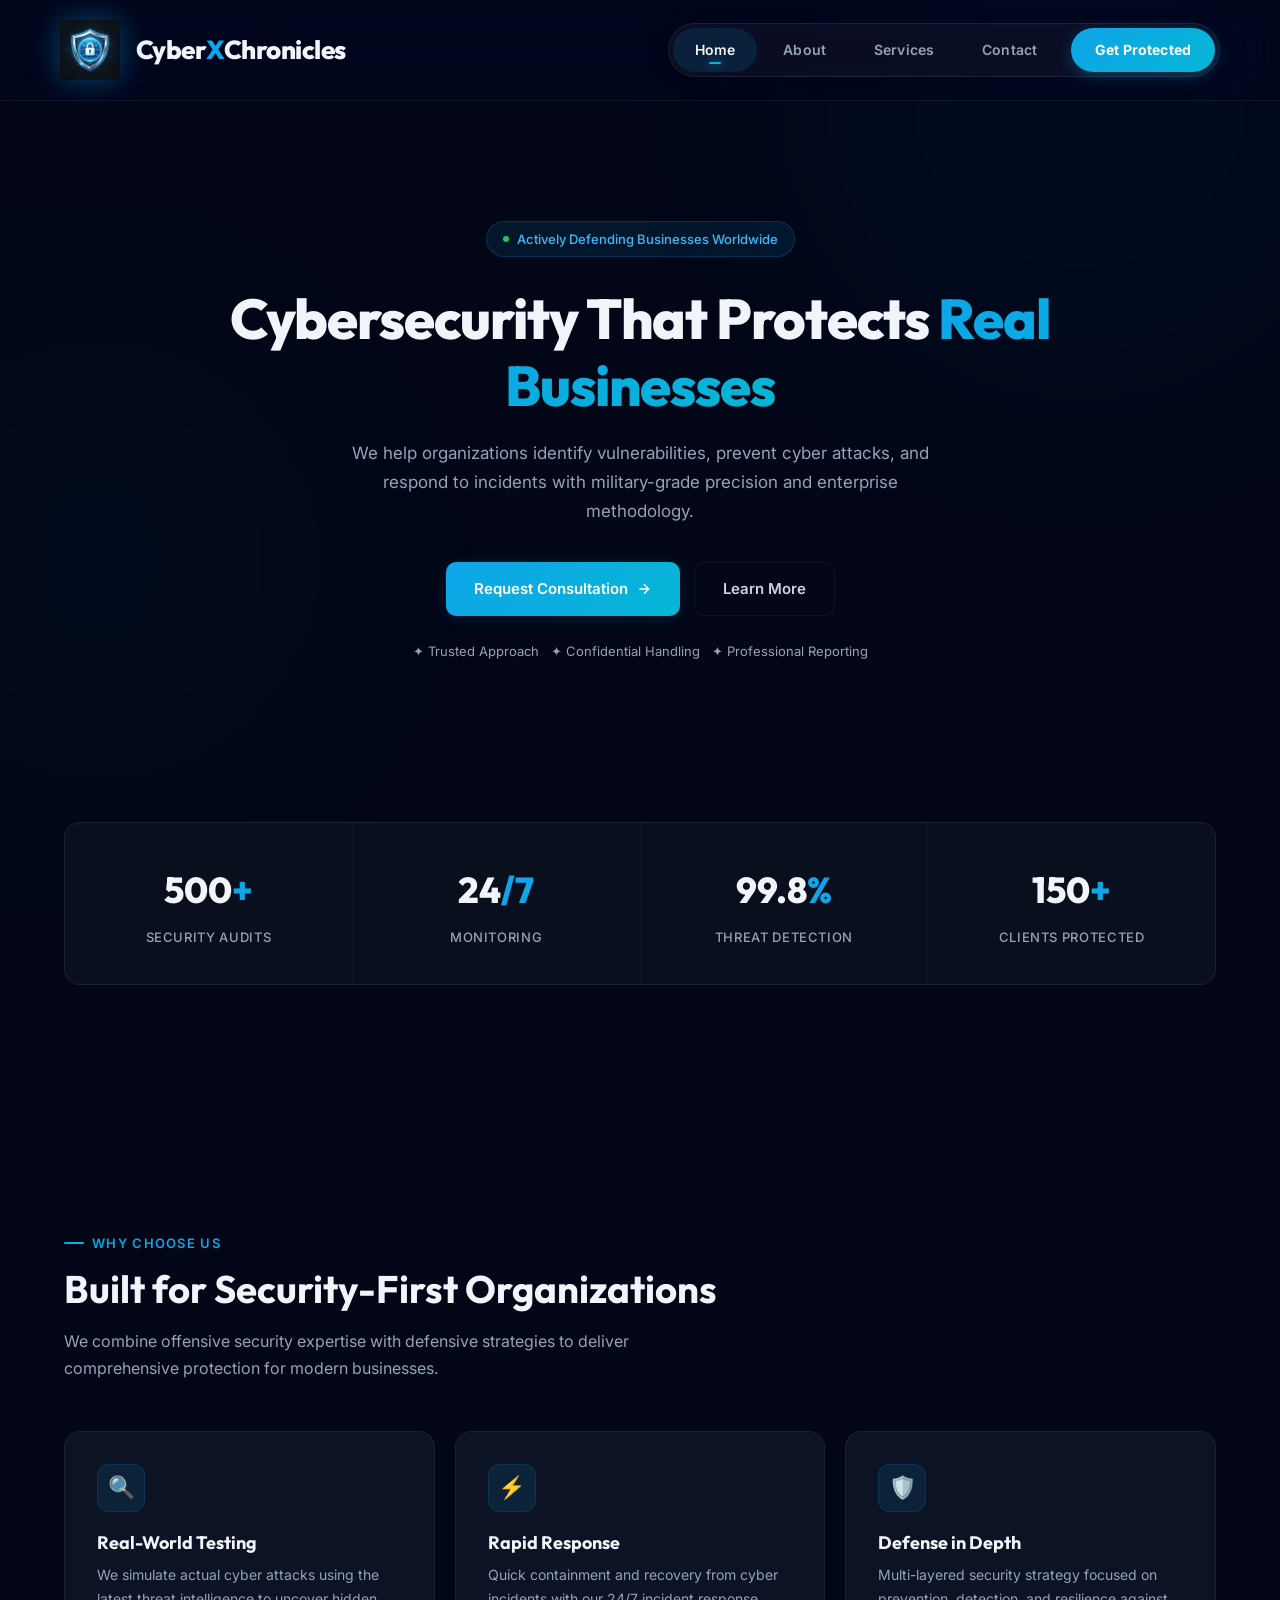
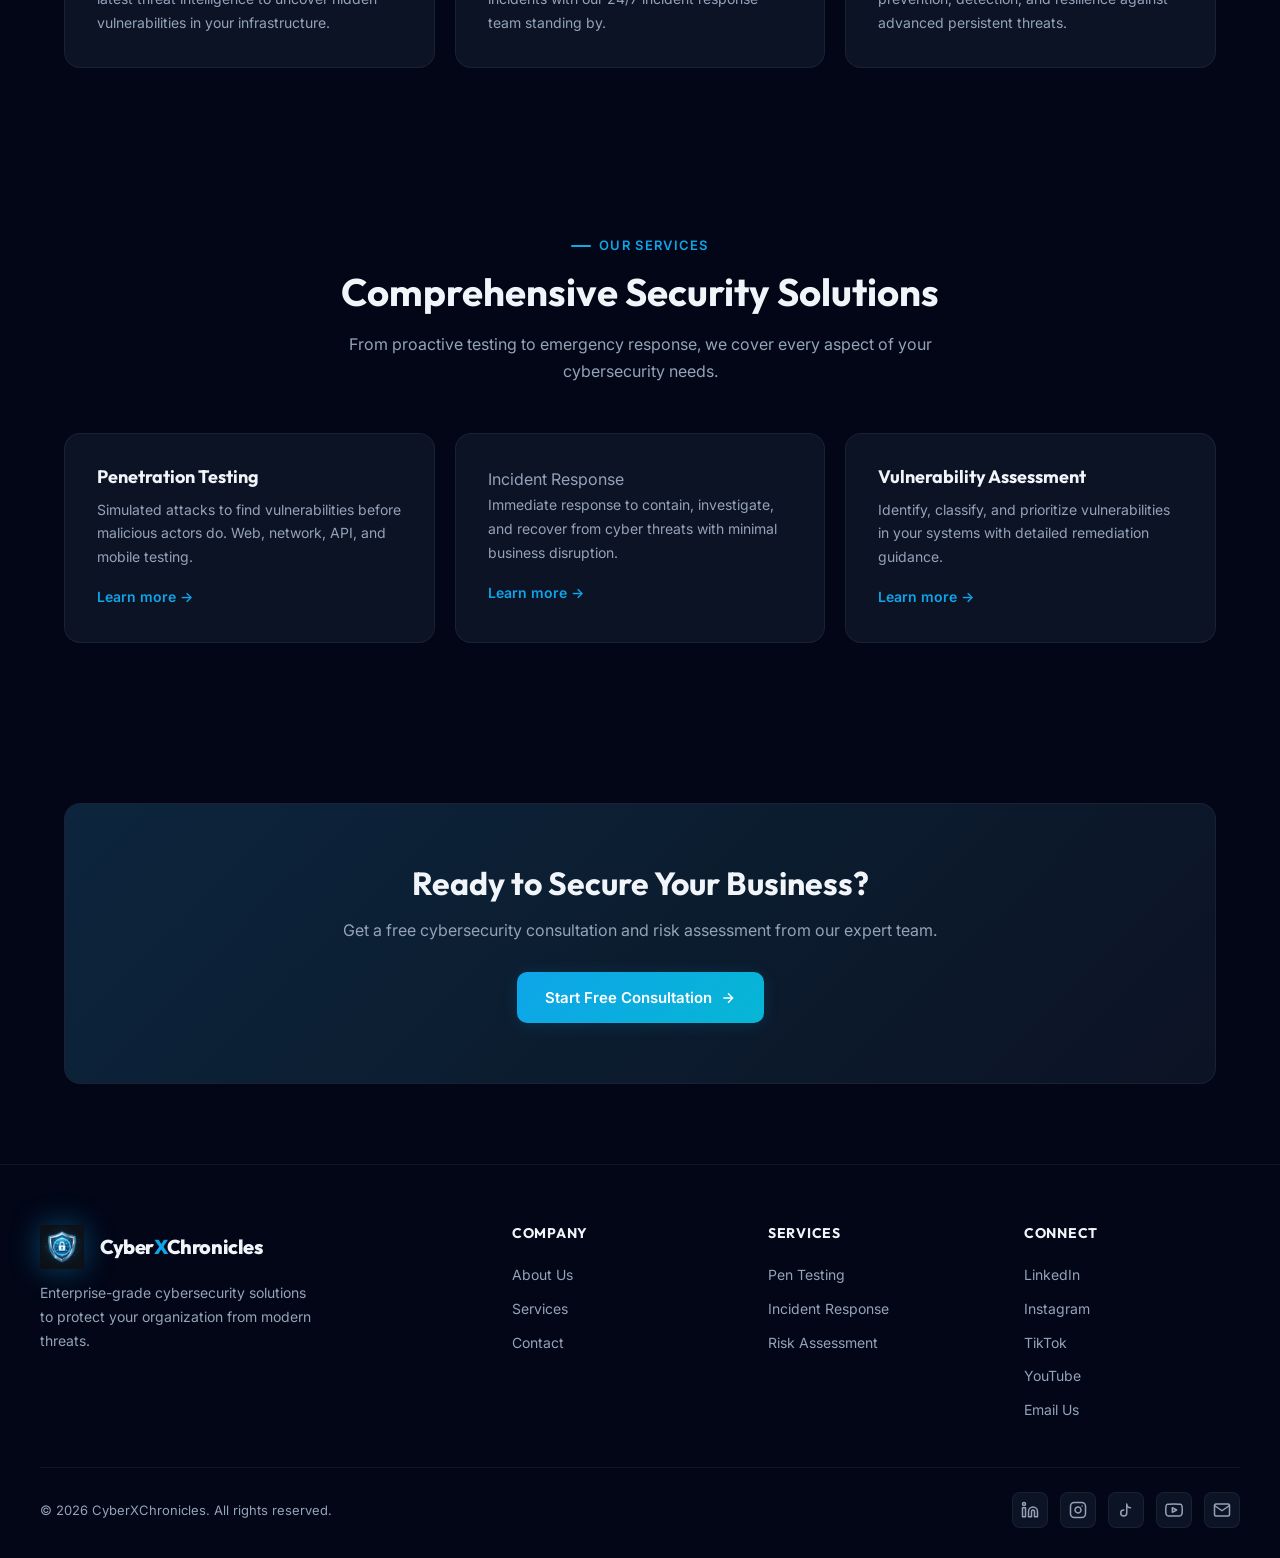
<file: index.html>
<!DOCTYPE html>
<html lang="en">
<head>
<meta charset="UTF-8">
<meta name="viewport" content="width=device-width, initial-scale=1.0">
<title>CyberXChronicles — Enterprise Cybersecurity Solutions</title>
<meta name="description" content="CyberXChronicles provides enterprise-grade penetration testing, incident response, and vulnerability assessment services to protect your business.">
<link rel="icon" href="favicon.png">
<link rel="stylesheet" href="style.css">
</head>

<body>

<!-- BG EFFECTS -->
<canvas id="bgCanvas"></canvas>
<div class="bg-glow bg-glow-1"></div>
<div class="bg-glow bg-glow-2"></div>

<!-- HEADER -->
<header>
  <a href="index.html" class="logo">
    <img src="favicon.png" alt="CyberXChronicles Icon" class="logo-img">
    <span class="logo-text">Cyber<span>X</span>Chronicles</span>
  </a>

  <nav>
    <a href="index.html" class="active">Home</a>
    <a href="about.html">About</a>
    <a href="services.html">Services</a>
    <a href="contact.html">Contact</a>
    <a href="services.html" class="nav-cta">Get Protected</a>
  </nav>
</header>

<!-- HERO -->
<section class="hero">
  <div class="hero-badge">
    <span class="dot"></span>
    Actively Defending Businesses Worldwide
  </div>

  <h1>Cybersecurity That Protects <span class="gradient-text">Real Businesses</span></h1>

  <p class="subtitle">
    We help organizations identify vulnerabilities, prevent cyber attacks, and respond to incidents with military-grade precision and enterprise methodology.
  </p>

  <div class="hero-actions">
    <a href="services.html" class="btn-primary">
      Request Consultation
      <svg width="16" height="16" viewBox="0 0 24 24" fill="none" stroke="currentColor" stroke-width="2"><path d="M5 12h14M12 5l7 7-7 7"/></svg>
    </a>
    <a href="about.html" class="btn-secondary">
      Learn More
    </a>
  </div>

  <p class="hero-trust">
    ✦ Trusted Approach &nbsp; ✦ Confidential Handling &nbsp; ✦ Professional Reporting
  </p>
</section>

<!-- STATS -->
<section class="section fade-in">
  <div class="stats-grid">
    <div class="stat-item">
      <div class="stat-number">500<span>+</span></div>
      <div class="stat-label">Security Audits</div>
    </div>
    <div class="stat-item">
      <div class="stat-number">24<span>/7</span></div>
      <div class="stat-label">Monitoring</div>
    </div>
    <div class="stat-item">
      <div class="stat-number">99.8<span>%</span></div>
      <div class="stat-label">Threat Detection</div>
    </div>
    <div class="stat-item">
      <div class="stat-number">150<span>+</span></div>
      <div class="stat-label">Clients Protected</div>
    </div>
  </div>
</section>

<!-- WHY US -->
<section class="section fade-in">
  <div class="section-label">Why Choose Us</div>
  <h2>Built for Security-First Organizations</h2>
  <p class="section-desc">We combine offensive security expertise with defensive strategies to deliver comprehensive protection for modern businesses.</p>

  <div class="grid grid-3">
    <div class="card">
      <div class="card-icon">🔍</div>
      <h3>Real-World Testing</h3>
      <p>We simulate actual cyber attacks using the latest threat intelligence to uncover hidden vulnerabilities in your infrastructure.</p>
    </div>

    <div class="card">
      <div class="card-icon">⚡</div>
      <h3>Rapid Response</h3>
      <p>Quick containment and recovery from cyber incidents with our 24/7 incident response team standing by.</p>
    </div>

    <div class="card">
      <div class="card-icon">🛡️</div>
      <h3>Defense in Depth</h3>
      <p>Multi-layered security strategy focused on prevention, detection, and resilience against advanced persistent threats.</p>
    </div>
  </div>
</section>

<!-- SERVICES -->
<section class="section fade-in">
  <div class="section-center">
    <div class="section-label">Our Services</div>
    <h2>Comprehensive Security Solutions</h2>
    <p class="section-desc">From proactive testing to emergency response, we cover every aspect of your cybersecurity needs.</p>
  </div>

  <div class="grid grid-3">
    <div class="card">
      <h3>Penetration Testing</h3>
      <p>Simulated attacks to find vulnerabilities before malicious actors do. Web, network, API, and mobile testing.</p>
      <a href="services.html" class="card-link">Learn more →</a>
    </div>

    <div class="card"
      <h3>Incident Response</h3>
      <p>Immediate response to contain, investigate, and recover from cyber threats with minimal business disruption.</p>
      <a href="services.html" class="card-link">Learn more →</a>
    </div>

    <div class="card">
      <h3>Vulnerability Assessment</h3>
      <p>Identify, classify, and prioritize vulnerabilities in your systems with detailed remediation guidance.</p>
      <a href="services.html" class="card-link">Learn more →</a>
    </div>
  </div>
</section>

<!-- CTA -->
<section class="section fade-in">
  <div class="cta-banner">
    <h2>Ready to Secure Your Business?</h2>
    <p>Get a free cybersecurity consultation and risk assessment from our expert team.</p>
    <a href="services.html" class="btn-primary">
      Start Free Consultation
      <svg width="16" height="16" viewBox="0 0 24 24" fill="none" stroke="currentColor" stroke-width="2"><path d="M5 12h14M12 5l7 7-7 7"/></svg>
    </a>
  </div>
</section>

<!-- FOOTER -->
<footer>
  <div class="footer-inner">
    <div class="footer-brand">
      <div class="logo">
        <img src="favicon.png" alt="CyberXChronicles Icon" class="logo-img">
        <span class="logo-text">Cyber<span>X</span>Chronicles</span>
      </div>
      <p>Enterprise-grade cybersecurity solutions to protect your organization from modern threats.</p>
    </div>

    <div class="footer-col">
      <h4>Company</h4>
      <a href="about.html">About Us</a>
      <a href="services.html">Services</a>
      <a href="contact.html">Contact</a>
    </div>

    <div class="footer-col">
      <h4>Services</h4>
      <a href="services.html">Pen Testing</a>
      <a href="services.html">Incident Response</a>
      <a href="services.html">Risk Assessment</a>
    </div>

    <div class="footer-col">
      <h4>Connect</h4>
      <a href="https://www.linkedin.com/company/cyberxchronicles/" target="_blank">LinkedIn</a>
      <a href="https://www.instagram.com/cyberxchronicles/" target="_blank">Instagram</a>
      <a href="https://www.tiktok.com/@cyberxchronicles" target="_blank">TikTok</a>
      <a href="https://www.youtube.com/@cyberxchronicles" target="_blank">YouTube</a>
      <a href="contact.html">Email Us</a>
    </div>
  </div>

  <div class="footer-bottom">
    <span>© 2026 CyberXChronicles. All rights reserved.</span>
    <div class="footer-socials">
      <a href="https://www.linkedin.com/company/cyberxchronicles/" target="_blank" title="LinkedIn">
        <svg width="18" height="18" viewBox="0 0 24 24" fill="none" stroke="currentColor" stroke-width="2" stroke-linecap="round" stroke-linejoin="round"><path d="M16 8a6 6 0 0 1 6 6v7h-4v-7a2 2 0 0 0-2-2 2 2 0 0 0-2 2v7h-4v-7a6 6 0 0 1 6-6z"/><rect x="2" y="9" width="4" height="12"/><circle cx="4" cy="4" r="2"/></svg>
      </a>
      <a href="https://www.instagram.com/cyberxchronicles/" target="_blank" title="Instagram">
        <svg width="18" height="18" viewBox="0 0 24 24" fill="none" stroke="currentColor" stroke-width="2" stroke-linecap="round" stroke-linejoin="round"><rect x="2" y="2" width="20" height="20" rx="5" ry="5"/><path d="M16 11.37A4 4 0 1 1 12.63 8 4 4 0 0 1 16 11.37z"/><line x1="17.5" y1="6.5" x2="17.51" y2="6.5"/></svg>
      </a>
      <a href="https://www.tiktok.com/@cyberxchronicles" target="_blank" title="TikTok">
        <svg width="18" height="18" viewBox="0 0 24 24" fill="none" stroke="currentColor" stroke-width="2" stroke-linecap="round" stroke-linejoin="round"><path d="M9 12a4 4 0 1 0 4 4V4a5 5 0 0 0 5 5"/></svg>
      </a>
      <a href="https://www.youtube.com/@cyberxchronicles" target="_blank" title="YouTube">
        <svg width="18" height="18" viewBox="0 0 24 24" fill="none" stroke="currentColor" stroke-width="2" stroke-linecap="round" stroke-linejoin="round"><path d="M22.54 6.42a2.78 2.78 0 0 0-1.94-2C18.88 4 12 4 12 4s-6.88 0-8.6.42a2.78 2.78 0 0 0-1.94 2C1 8.14 1 12 1 12s0 3.86.42 5.58a2.78 2.78 0 0 0 1.94 2c1.71.42 8.6.42 8.6.42s6.88 0 8.6-.42a2.78 2.78 0 0 0 1.94-2C23 15.86 23 12 23 12s0-3.86-.42-5.58z"/><polygon points="9.75 15.02 15.5 12 9.75 8.98 9.75 15.02"/></svg>
      </a>
      <a href="contact.html" title="Email">
        <svg width="18" height="18" viewBox="0 0 24 24" fill="none" stroke="currentColor" stroke-width="2" stroke-linecap="round" stroke-linejoin="round"><path d="M4 4h16c1.1 0 2 .9 2 2v12c0 1.1-.9 2-2 2H4c-1.1 0-2-.9-2-2V6c0-1.1.9-2 2-2z"/><polyline points="22,6 12,13 2,6"/></svg>
      </a>
    </div>
  </div>
</footer>

<!-- SCRIPTS -->
<script>
// Grid animation
const canvas = document.getElementById("bgCanvas");
const ctx = canvas.getContext("2d");
canvas.width = window.innerWidth;
canvas.height = window.innerHeight;

let offset = 0;
let mouseX = canvas.width / 2;
let mouseY = canvas.height / 2;

document.addEventListener("mousemove", e => {
  mouseX = e.clientX;
  mouseY = e.clientY;
});

function drawGrid() {
  ctx.clearRect(0, 0, canvas.width, canvas.height);

  const spacing = 50;
  const maxDist = 250;

  for (let x = 0; x < canvas.width; x += spacing) {
    for (let y = 0; y < canvas.height; y += spacing) {
      const dx = x - mouseX;
      const dy = y - mouseY;
      const dist = Math.sqrt(dx * dx + dy * dy);
      const alpha = Math.max(0.03, 0.15 * (1 - dist / maxDist));

      ctx.beginPath();
      ctx.arc(x, y, 1.2, 0, Math.PI * 2);
      ctx.fillStyle = `rgba(14, 165, 233, ${alpha})`;
      ctx.fill();

      if (dist < maxDist) {
        ctx.beginPath();
        ctx.moveTo(x, y);
        if (x + spacing < canvas.width) {
          ctx.lineTo(x + spacing, y);
          ctx.strokeStyle = `rgba(14, 165, 233, ${alpha * 0.4})`;
          ctx.lineWidth = 0.5;
          ctx.stroke();
        }
        ctx.beginPath();
        ctx.moveTo(x, y);
        if (y + spacing < canvas.height) {
          ctx.lineTo(x, y + spacing);
          ctx.strokeStyle = `rgba(14, 165, 233, ${alpha * 0.4})`;
          ctx.lineWidth = 0.5;
          ctx.stroke();
        }
      }
    }
  }

  offset += 0.2;
  requestAnimationFrame(drawGrid);
}

drawGrid();

window.addEventListener("resize", () => {
  canvas.width = window.innerWidth;
  canvas.height = window.innerHeight;
});

// Scroll reveal
const observer = new IntersectionObserver((entries) => {
  entries.forEach(entry => {
    if (entry.isIntersecting) {
      entry.target.classList.add('visible');
    }
  });
}, { threshold: 0.1 });

document.querySelectorAll('.fade-in').forEach(el => observer.observe(el));
</script>

</body>
</html>
</file>
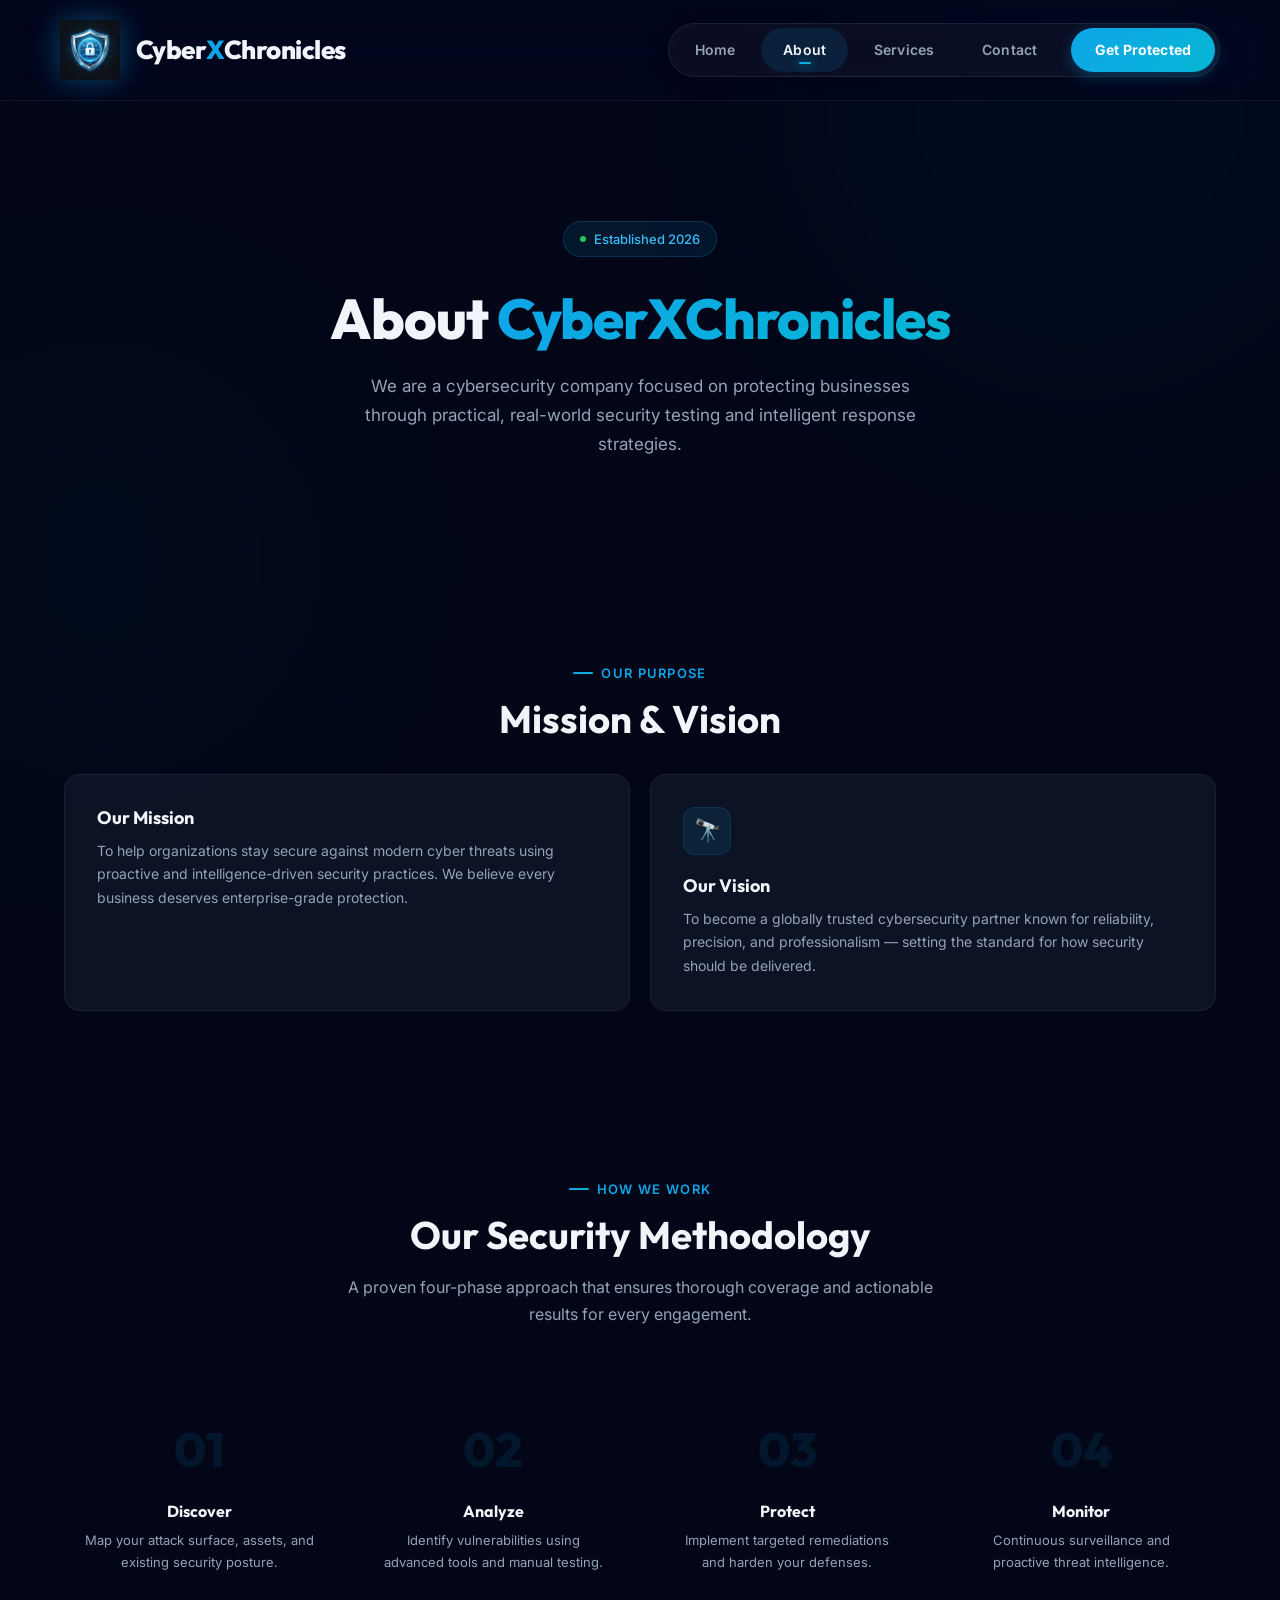
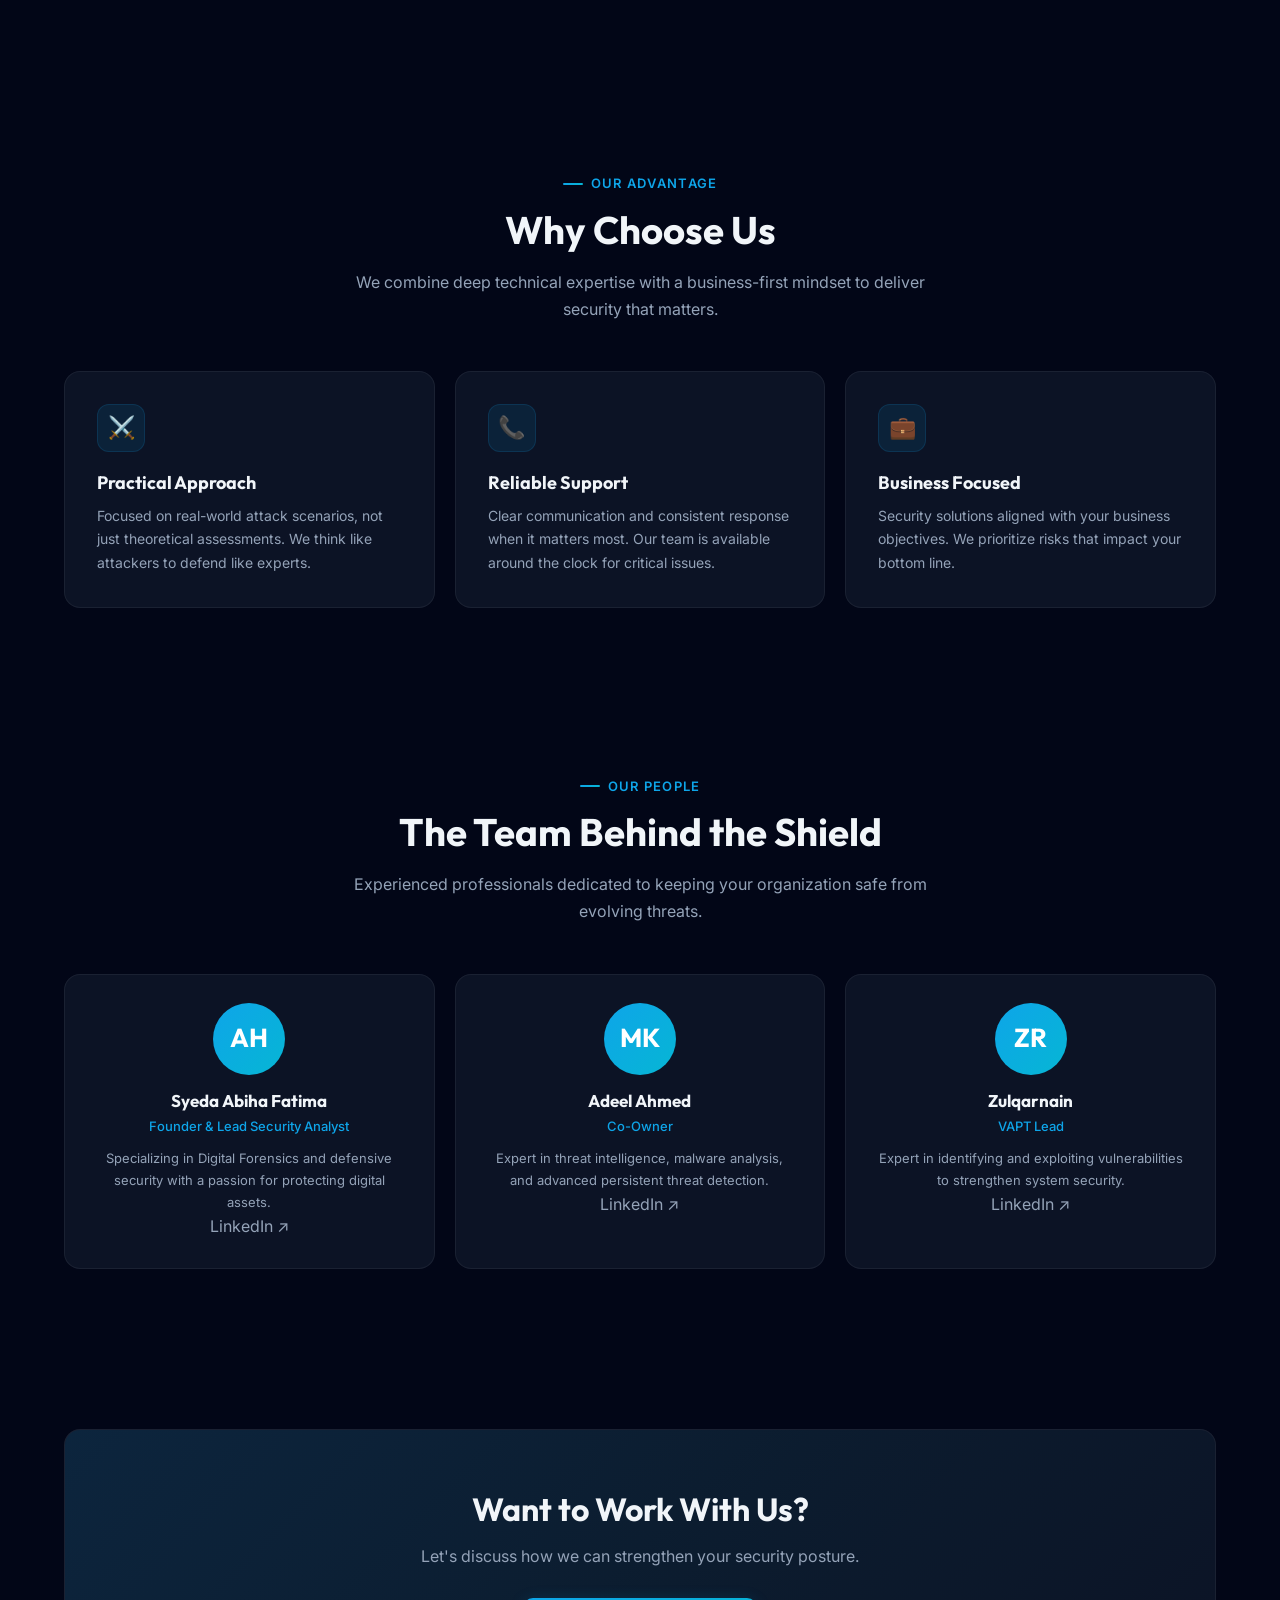
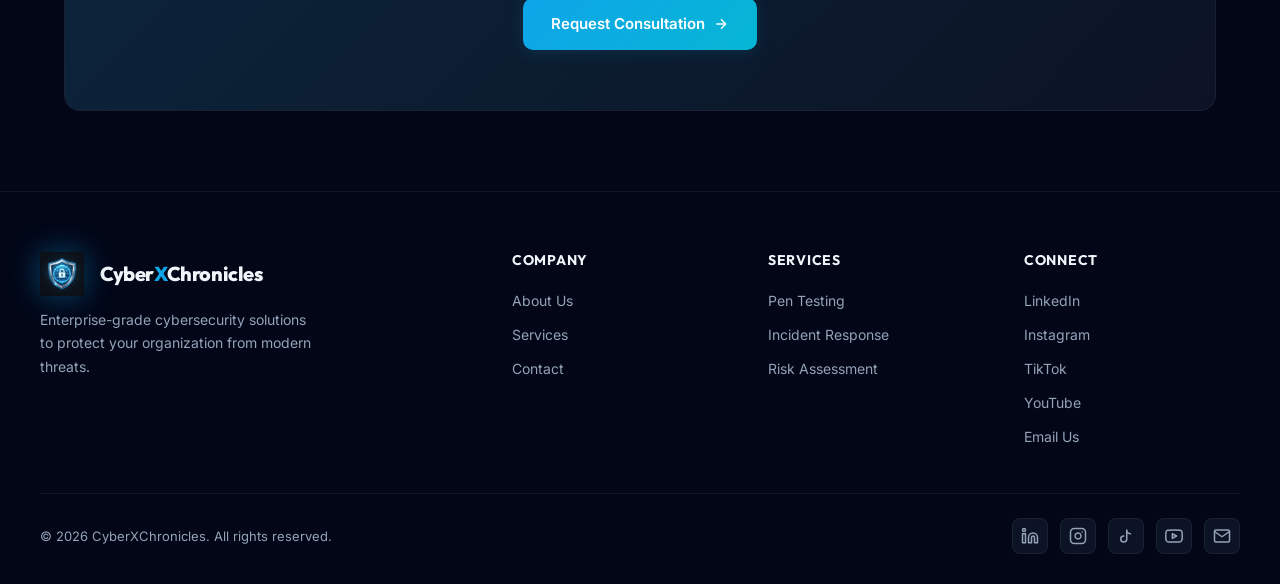
<file: about.html>
<!DOCTYPE html>
<html lang="en">

<head>
  <meta charset="UTF-8">
  <meta name="viewport" content="width=device-width, initial-scale=1.0">
  <title>About — CyberXChronicles</title>
  <meta name="description"
    content="Learn about CyberXChronicles — our mission, team, and methodology for delivering enterprise cybersecurity solutions.">
  <link rel="icon" href="favicon.png">
  <link rel="stylesheet" href="style.css">
</head>

<body>

  <canvas id="bgCanvas"></canvas>
  <div class="bg-glow bg-glow-1"></div>
  <div class="bg-glow bg-glow-2"></div>

  <!-- HEADER -->
  <header>
    <a href="index.html" class="logo">
      <img src="favicon.png" alt="CyberXChronicles Icon" class="logo-img">
      <span class="logo-text">Cyber<span>X</span>Chronicles</span>
    </a>
    <nav>
      <a href="index.html">Home</a>
      <a href="about.html" class="active">About</a>
      <a href="services.html">Services</a>
      <a href="contact.html">Contact</a>
      <a href="services.html" class="nav-cta">Get Protected</a>
    </nav>
  </header>

  <!-- HERO -->
  <section class="hero">
    <div class="hero-badge"><span class="dot"></span> Established 2026</div>
    <h1>About <span class="gradient-text">CyberXChronicles</span></h1>
    <p class="subtitle">We are a cybersecurity company focused on protecting businesses through practical, real-world
      security testing and intelligent response strategies.</p>
  </section>

  <!-- MISSION & VISION -->
  <section class="section fade-in">
    <div class="section-center">
      <div class="section-label">Our Purpose</div>
      <h2>Mission & Vision</h2>
    </div>
    <div class="grid grid-2" style="margin-top:32px;">
      <div class="card">
        <h3>Our Mission</h3>
        <p>To help organizations stay secure against modern cyber threats using proactive and intelligence-driven
          security practices. We believe every business deserves enterprise-grade protection.</p>
      </div>
      <div class="card">
        <div class="card-icon">🔭</div>
        <h3>Our Vision</h3>
        <p>To become a globally trusted cybersecurity partner known for reliability, precision, and professionalism —
          setting the standard for how security should be delivered.</p>
      </div>
    </div>
  </section>

  <!-- METHODOLOGY -->
  <section class="section fade-in">
    <div class="section-center">
      <div class="section-label">How We Work</div>
      <h2>Our Security Methodology</h2>
      <p class="section-desc">A proven four-phase approach that ensures thorough coverage and actionable results for
        every engagement.</p>
    </div>
    <div class="process-grid">
      <div class="process-step">
        <h3>Discover</h3>
        <p>Map your attack surface, assets, and existing security posture.</p>
      </div>
      <div class="process-step">
        <h3>Analyze</h3>
        <p>Identify vulnerabilities using advanced tools and manual testing.</p>
      </div>
      <div class="process-step">
        <h3>Protect</h3>
        <p>Implement targeted remediations and harden your defenses.</p>
      </div>
      <div class="process-step">
        <h3>Monitor</h3>
        <p>Continuous surveillance and proactive threat intelligence.</p>
      </div>
    </div>
  </section>

  <!-- WHY CHOOSE US -->
  <section class="section fade-in">
    <div class="section-center">
      <div class="section-label">Our Advantage</div>
      <h2>Why Choose Us</h2>
      <p class="section-desc">We combine deep technical expertise with a business-first mindset to deliver security that
        matters.</p>
    </div>
    <div class="grid grid-3">
      <div class="card">
        <div class="card-icon">⚔️</div>
        <h3>Practical Approach</h3>
        <p>Focused on real-world attack scenarios, not just theoretical assessments. We think like attackers to defend
          like experts.</p>
      </div>
      <div class="card">
        <div class="card-icon">📞</div>
        <h3>Reliable Support</h3>
        <p>Clear communication and consistent response when it matters most. Our team is available around the clock for
          critical issues.</p>
      </div>
      <div class="card">
        <div class="card-icon">💼</div>
        <h3>Business Focused</h3>
        <p>Security solutions aligned with your business objectives. We prioritize risks that impact your bottom line.
        </p>
      </div>
    </div>
  </section>

  <!-- TEAM -->
  <section class="section fade-in">
    <div class="section-center">
      <div class="section-label">Our People</div>
      <h2>The Team Behind the Shield</h2>
      <p class="section-desc">Experienced professionals dedicated to keeping your organization safe from evolving
        threats.</p>
    </div>
    <div class="grid grid-3" style="margin-top:32px;">
      <div class="team-card">
        <div class="team-avatar">AH</div>
        <h3>Syeda Abiha Fatima</h3>
        <div class="role">Founder & Lead Security Analyst</div>
        <p>Specializing in Digital Forensics and defensive security with a passion for protecting digital assets.</p>
        <a href="https://www.linkedin.com/in/syeda-abiha-fatima-102b69342/" target="_blank" class="team-linkedin">LinkedIn ↗</a>
      </div>
      <div class="team-card">
        <div class="team-avatar">MK</div>
        <h3>Adeel Ahmed </h3>
        <div class="role">Co-Owner </div>
        <p>Expert in threat intelligence, malware analysis, and advanced persistent threat detection.</p>
        <a href="https://www.linkedin.com/in/adeelahmedprofessional/" target="_blank" class="team-linkedin">LinkedIn ↗</a>
      </div>
      <div class="team-card">
        <div class="team-avatar">ZR</div>
        <h3>Zulqarnain </h3>
        <div class="role">VAPT Lead</div>
        <p>Expert in identifying and exploiting vulnerabilities to strengthen system security.</p>
        <a href="https://www.linkedin.com/in/zulqarnain-ahmed07/" target="_blank" class="team-linkedin">LinkedIn ↗</a>
      </div>
    </div>
  </section>

  <!-- CTA -->
  <section class="section fade-in">
    <div class="cta-banner">
      <h2>Want to Work With Us?</h2>
      <p>Let's discuss how we can strengthen your security posture.</p>
      <a href="services.html" class="btn-primary">Request Consultation <svg width="16" height="16" viewBox="0 0 24 24"
          fill="none" stroke="currentColor" stroke-width="2">
          <path d="M5 12h14M12 5l7 7-7 7" />
        </svg></a>
    </div>
  </section>

  <!-- FOOTER -->
  <footer>
    <div class="footer-inner">
      <div class="footer-brand">
        <div class="logo">
          <img src="favicon.png" alt="CyberXChronicles Icon" class="logo-img">
          <span class="logo-text">Cyber<span>X</span>Chronicles</span>
        </div>
        <p>Enterprise-grade cybersecurity solutions to protect your organization from modern threats.</p>
      </div>
      <div class="footer-col">
        <h4>Company</h4><a href="about.html">About Us</a><a href="services.html">Services</a><a
          href="contact.html">Contact</a>
      </div>
      <div class="footer-col">
        <h4>Services</h4><a href="services.html">Pen Testing</a><a href="services.html">Incident Response</a><a
          href="services.html">Risk Assessment</a>
      </div>
      <div class="footer-col">
        <h4>Connect</h4>
        <a href="https://www.linkedin.com/company/cyberxchronicles/" target="_blank">LinkedIn</a>
        <a href="https://www.instagram.com/cyberxchronicles/" target="_blank">Instagram</a>
        <a href="https://www.tiktok.com/@cyberxchronicles" target="_blank">TikTok</a>
        <a href="https://www.youtube.com/@cyberxchronicles" target="_blank">YouTube</a>
        <a href="contact.html">Email Us</a>
      </div>
    </div>
    <div class="footer-bottom">
      <span>© 2026 CyberXChronicles. All rights reserved.</span>
      <div class="footer-socials">
        <a href="https://www.linkedin.com/company/cyberxchronicles/" target="_blank" title="LinkedIn">
          <svg width="18" height="18" viewBox="0 0 24 24" fill="none" stroke="currentColor" stroke-width="2" stroke-linecap="round" stroke-linejoin="round"><path d="M16 8a6 6 0 0 1 6 6v7h-4v-7a2 2 0 0 0-2-2 2 2 0 0 0-2 2v7h-4v-7a6 6 0 0 1 6-6z"/><rect x="2" y="9" width="4" height="12"/><circle cx="4" cy="4" r="2"/></svg>
        </a>
        <a href="https://www.instagram.com/cyberxchronicles/" target="_blank" title="Instagram">
          <svg width="18" height="18" viewBox="0 0 24 24" fill="none" stroke="currentColor" stroke-width="2" stroke-linecap="round" stroke-linejoin="round"><rect x="2" y="2" width="20" height="20" rx="5" ry="5"/><path d="M16 11.37A4 4 0 1 1 12.63 8 4 4 0 0 1 16 11.37z"/><line x1="17.5" y1="6.5" x2="17.51" y2="6.5"/></svg>
        </a>
        <a href="https://www.tiktok.com/@cyberxchronicles" target="_blank" title="TikTok">
          <svg width="18" height="18" viewBox="0 0 24 24" fill="none" stroke="currentColor" stroke-width="2" stroke-linecap="round" stroke-linejoin="round"><path d="M9 12a4 4 0 1 0 4 4V4a5 5 0 0 0 5 5"/></svg>
        </a>
        <a href="https://www.youtube.com/@cyberxchronicles" target="_blank" title="YouTube">
          <svg width="18" height="18" viewBox="0 0 24 24" fill="none" stroke="currentColor" stroke-width="2" stroke-linecap="round" stroke-linejoin="round"><path d="M22.54 6.42a2.78 2.78 0 0 0-1.94-2C18.88 4 12 4 12 4s-6.88 0-8.6.42a2.78 2.78 0 0 0-1.94 2C1 8.14 1 12 1 12s0 3.86.42 5.58a2.78 2.78 0 0 0 1.94 2c1.71.42 8.6.42 8.6.42s6.88 0 8.6-.42a2.78 2.78 0 0 0 1.94-2C23 15.86 23 12 23 12s0-3.86-.42-5.58z"/><polygon points="9.75 15.02 15.5 12 9.75 8.98 9.75 15.02"/></svg>
        </a>
        <a href="contact.html" title="Email">
          <svg width="18" height="18" viewBox="0 0 24 24" fill="none" stroke="currentColor" stroke-width="2" stroke-linecap="round" stroke-linejoin="round"><path d="M4 4h16c1.1 0 2 .9 2 2v12c0 1.1-.9 2-2 2H4c-1.1 0-2-.9-2-2V6c0-1.1.9-2 2-2z"/><polyline points="22,6 12,13 2,6"/></svg>
        </a>
      </div>
    </div>
  </footer>

  <script>
    const canvas = document.getElementById("bgCanvas"), ctx = canvas.getContext("2d"); canvas.width = window.innerWidth; canvas.height = window.innerHeight; let mouseX = canvas.width / 2, mouseY = canvas.height / 2; document.addEventListener("mousemove", e => { mouseX = e.clientX; mouseY = e.clientY }); function drawGrid() { ctx.clearRect(0, 0, canvas.width, canvas.height); const s = 50, m = 250; for (let x = 0; x < canvas.width; x += s)for (let y = 0; y < canvas.height; y += s) { const d = Math.sqrt((x - mouseX) ** 2 + (y - mouseY) ** 2), a = Math.max(.03, .15 * (1 - d / m)); ctx.beginPath(); ctx.arc(x, y, 1.2, 0, Math.PI * 2); ctx.fillStyle = `rgba(14,165,233,${a})`; ctx.fill(); if (d < m) { ctx.strokeStyle = `rgba(14,165,233,${a * .4})`; ctx.lineWidth = .5; if (x + s < canvas.width) { ctx.beginPath(); ctx.moveTo(x, y); ctx.lineTo(x + s, y); ctx.stroke() } if (y + s < canvas.height) { ctx.beginPath(); ctx.moveTo(x, y); ctx.lineTo(x, y + s); ctx.stroke() } } } requestAnimationFrame(drawGrid) } drawGrid(); window.addEventListener("resize", () => { canvas.width = window.innerWidth; canvas.height = window.innerHeight });
    const obs = new IntersectionObserver(e => { e.forEach(en => { if (en.isIntersecting) en.target.classList.add('visible') }) }, { threshold: .1 }); document.querySelectorAll('.fade-in').forEach(el => obs.observe(el));
  </script>
</body>

</html>
</file>
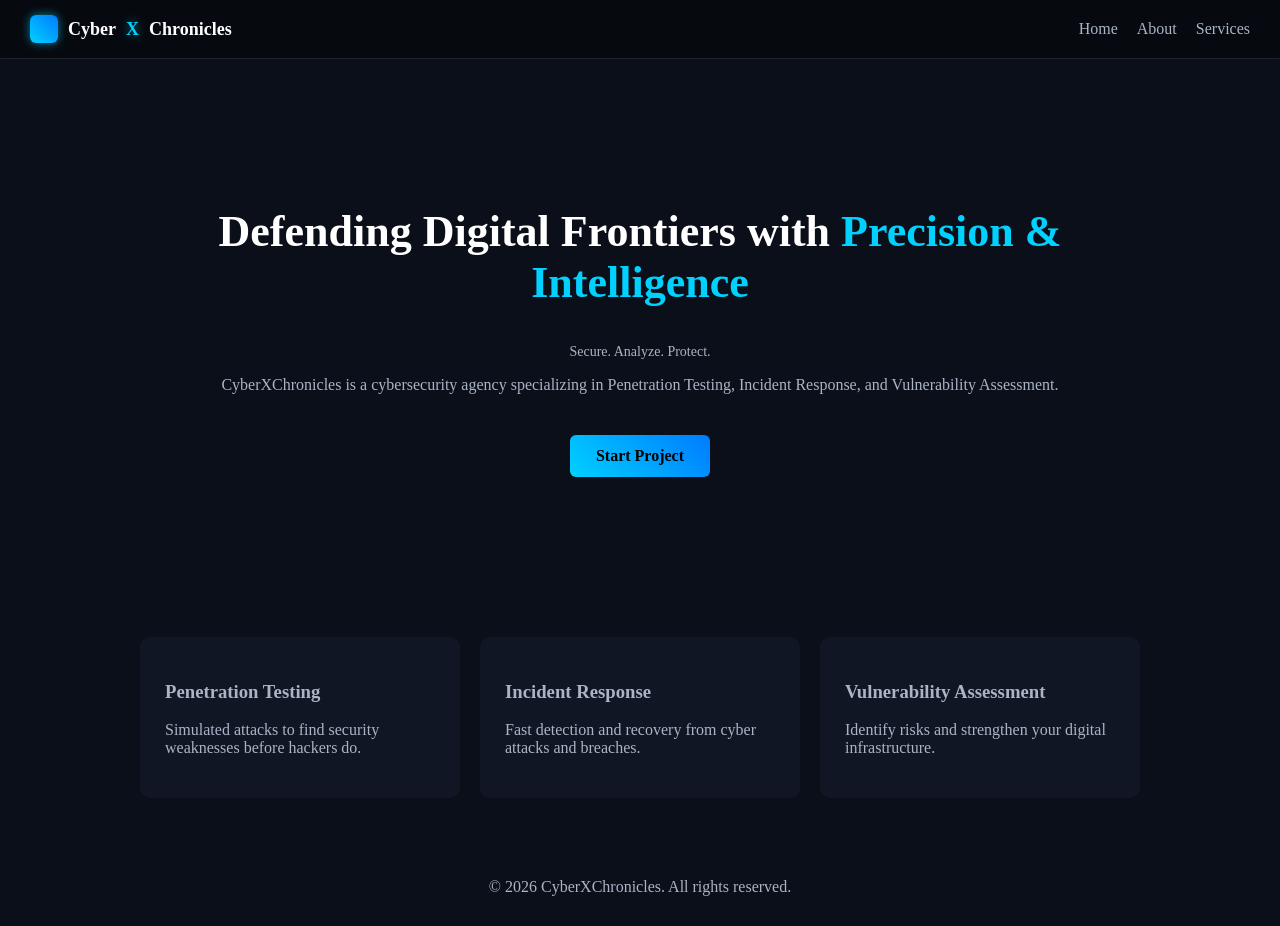
<file: cyberxchronicles.html>
<!DOCTYPE html>
<html lang="en">
<head>
<meta charset="UTF-8">
<meta name="viewport" content="width=device-width, initial-scale=1.0">
<title>CyberXChronicles</title>

<link rel="icon" href="https://img.icons8.com/fluency/48/cyber-security.png">

<style>
:root{
  --bg:#0B0F19;
  --primary:#00D1FF;
  --text:#AAB4C5;
  --card:#111625;
  --glow:rgba(0,209,255,0.6);
}

body{
  margin:0;
  font-family:Segoe UI;
  background:var(--bg);
  color:var(--text);
}

/* HEADER */
header{
  display:flex;
  justify-content:space-between;
  align-items:center;
  padding:15px 30px;
  position:sticky;
  top:0;
  background:rgba(0,0,0,0.4);
  backdrop-filter:blur(10px);
  border-bottom:1px solid rgba(255,255,255,0.1);
}

/* LOGO */
.logo{
  display:flex;
  align-items:center;
  gap:10px;
  font-weight:bold;
  font-size:18px;
  color:white;
}

.logo-box{
  width:28px;
  height:28px;
  border-radius:6px;
  background:linear-gradient(45deg,#00D1FF,#007BFF);
  box-shadow:0 0 10px var(--glow);
}

.logo span{
  color:var(--primary);
  text-shadow:0 0 10px var(--glow);
}

/* NAV */
nav a{
  margin-left:15px;
  color:var(--text);
  text-decoration:none;
  transition:0.3s;
}

nav a:hover{
  color:var(--primary);
}

/* HERO */
.hero{
  text-align:center;
  padding:110px 20px;
  max-width:900px;
  margin:auto;
}

.hero h1{
  font-size:44px;
  color:white;
}

.hero span{
  color:var(--primary);
}

.tagline{
  margin-top:10px;
  font-size:14px;
  color:var(--text);
}

/* BUTTON */
.btn{
  display:inline-block;
  margin-top:25px;
  padding:12px 26px;
  background:linear-gradient(45deg,var(--primary),#007BFF);
  color:#000;
  font-weight:bold;
  border-radius:6px;
  text-decoration:none;
  transition:0.3s;
}

.btn:hover{
  box-shadow:0 0 18px var(--glow);
  transform:scale(1.05);
}

/* SECTION */
.section{
  max-width:1000px;
  margin:auto;
  padding:50px 20px;
}

.grid{
  display:grid;
  grid-template-columns:repeat(auto-fit,minmax(250px,1fr));
  gap:20px;
}

.card{
  background:var(--card);
  padding:25px;
  border-radius:10px;
  transition:0.3s;
}

.card:hover{
  transform:translateY(-6px);
  box-shadow:0 0 15px rgba(0,209,255,0.25);
}

/* FOOTER */
footer{
  text-align:center;
  padding:30px;
  color:var(--text);
}
</style>
</head>

<body>

<header>
  <div class="logo">
    <div class="logo-box"></div>
    Cyber<span>X</span>Chronicles
  </div>

  <nav>
    <a href="cyberxchronicles.html">Home</a>
    <a href="about.html">About</a>
    <a href="services.html">Services</a>
  </nav>
</header>

<!-- HERO -->
<section class="hero">
  <h1>Defending Digital Frontiers with <span>Precision & Intelligence</span></h1>

  <p class="tagline">Secure. Analyze. Protect.</p>

  <p>
    CyberXChronicles is a cybersecurity agency specializing in Penetration Testing,
    Incident Response, and Vulnerability Assessment.
  </p>

  <a href="services.html" class="btn">Start Project</a>
</section>

<!-- TRUST SECTION -->
<section class="section">
  <div class="grid">

    <div class="card">
      <h3>Penetration Testing</h3>
      <p>Simulated attacks to find security weaknesses before hackers do.</p>
    </div>

    <div class="card">
      <h3>Incident Response</h3>
      <p>Fast detection and recovery from cyber attacks and breaches.</p>
    </div>

    <div class="card">
      <h3>Vulnerability Assessment</h3>
      <p>Identify risks and strengthen your digital infrastructure.</p>
    </div>

  </div>
</section>

<footer>
  © 2026 CyberXChronicles. All rights reserved.
</footer>

</body>
</html>
</file>
<file: style.css>
@import url('https://fonts.googleapis.com/css2?family=Inter:wght@300;400;500;600;700&family=Outfit:wght@400;500;600;700;800&display=swap');

:root {
  --bg: #020617;
  --bg-secondary: #0a0f1e;
  --surface: rgba(15, 23, 42, 0.8);
  --surface-hover: rgba(20, 30, 55, 0.9);
  --primary: #0ea5e9;
  --primary-light: #38bdf8;
  --primary-dark: #0284c7;
  --accent: #06b6d4;
  --text: #94a3b8;
  --text-light: #cbd5e1;
  --text-white: #f1f5f9;
  --border: rgba(255, 255, 255, 0.06);
  --border-hover: rgba(14, 165, 233, 0.3);
  --glow: rgba(14, 165, 233, 0.4);
  --glow-subtle: rgba(14, 165, 233, 0.15);
  --gradient-primary: linear-gradient(135deg, #0ea5e9, #06b6d4);
  --gradient-hero: linear-gradient(135deg, rgba(14,165,233,0.12) 0%, rgba(6,182,212,0.06) 50%, transparent 100%);
  --radius: 12px;
  --radius-lg: 16px;
  --transition: 0.3s cubic-bezier(0.4, 0, 0.2, 1);
}

*, *::before, *::after { box-sizing: border-box; margin: 0; padding: 0; }

html { scroll-behavior: smooth; }

body {
  font-family: 'Inter', -apple-system, BlinkMacSystemFont, sans-serif;
  background: var(--bg);
  color: var(--text);
  overflow-x: hidden;
  line-height: 1.7;
  -webkit-font-smoothing: antialiased;
}

h1, h2, h3, h4 { font-family: 'Outfit', sans-serif; color: var(--text-white); line-height: 1.2; }

a { color: inherit; text-decoration: none; }

/* ─── ANIMATED BACKGROUND ─── */
#bgCanvas {
  position: fixed; top: 0; left: 0;
  width: 100%; height: 100%;
  z-index: -2; opacity: 0.35;
}

.bg-glow {
  position: fixed; border-radius: 50%; filter: blur(120px);
  z-index: -1; pointer-events: none; opacity: 0.5;
}
.bg-glow-1 { width: 600px; height: 600px; top: -200px; right: -100px; background: rgba(14,165,233,0.08); }
.bg-glow-2 { width: 500px; height: 500px; bottom: 10%; left: -150px; background: rgba(6,182,212,0.06); }

/* ─── HEADER / NAV ─── */
header {
  display: flex; justify-content: space-between; align-items: center;
  padding: 20px 60px;
  position: sticky; top: 0; z-index: 100;
  background: rgba(2, 6, 23, 0.6);
  backdrop-filter: blur(24px) saturate(200%);
  border-bottom: 1px solid var(--border);
  transition: var(--transition);
}

.logo {
  display: flex; align-items: center; gap: 16px;
  font-family: 'Outfit', sans-serif;
  font-weight: 800; font-size: 26px;
  color: var(--text-white);
  letter-spacing: -0.02em;
}

.logo-img {
  width: 60px;
  height: 60px;
  object-fit: contain;
  filter: drop-shadow(0 0 15px rgba(14, 165, 233, 0.4));
  transition: var(--transition);
}

.logo:hover .logo-img {
  filter: drop-shadow(0 0 18px var(--primary));
  transform: scale(1.1) rotate(5deg);
}

.logo-text span { color: var(--primary); }

nav {
  display: flex;
  align-items: center;
  gap: 4px;
  background: rgba(255, 255, 255, 0.04);
  padding: 4px;
  border-radius: 100px;
  border: 1px solid rgba(255, 255, 255, 0.08);
  backdrop-filter: blur(20px);
  box-shadow: 0 4px 20px rgba(0, 0, 0, 0.2);
  transition: border-color 0.3s ease, box-shadow 0.3s ease;
}

nav:hover {
  border-color: rgba(14, 165, 233, 0.3);
  box-shadow: 0 4px 25px rgba(14, 165, 233, 0.15);
}

nav a {
  padding: 10px 22px;
  font-size: 14px;
  font-weight: 600;
  color: var(--text);
  border-radius: 100px;
  transition: all 0.3s cubic-bezier(0.4, 0, 0.2, 1);
  position: relative;
  letter-spacing: 0.01em;
}

nav a:hover {
  color: var(--text-white);
  background: rgba(255, 255, 255, 0.05);
}

nav a.active {
  color: var(--text-white);
  background: rgba(14, 165, 233, 0.12);
}

nav a::after {
  content: '';
  position: absolute;
  bottom: 8px;
  left: 50%;
  width: 0;
  height: 2px;
  background: var(--gradient-primary);
  border-radius: 2px;
  transform: translateX(-50%);
  transition: width 0.3s ease;
  box-shadow: 0 0 10px var(--primary);
}

nav a.active::after,
nav a:hover::after {
  width: 12px;
}

.nav-cta {
  padding: 10px 24px !important;
  background: var(--gradient-primary) !important;
  color: white !important;
  font-weight: 700 !important;
  border-radius: 100px !important;
  box-shadow: 0 4px 15px rgba(14, 165, 233, 0.3) !important;
  transition: all 0.4s cubic-bezier(0.175, 0.885, 0.32, 1.275) !important;
  margin-left: 8px;
}

.nav-cta:hover {
  box-shadow: 0 8px 25px rgba(14, 165, 233, 0.5) !important;
  transform: scale(1.05) translateY(-2px);
  filter: brightness(1.1);
}

/* ─── HERO ─── */
.hero {
  text-align: center;
  padding: 120px 20px 80px;
  max-width: 900px;
  margin: auto;
  position: relative;
}

.hero-badge {
  display: inline-flex; align-items: center; gap: 8px;
  padding: 6px 16px;
  background: rgba(14, 165, 233, 0.1);
  border: 1px solid rgba(14, 165, 233, 0.2);
  border-radius: 100px;
  font-size: 13px; font-weight: 500;
  color: var(--primary-light);
  margin-bottom: 28px;
  animation: fadeInUp 0.6s ease;
}

.hero-badge .dot {
  width: 6px; height: 6px;
  background: #22c55e;
  border-radius: 50%;
  animation: pulse-dot 2s ease-in-out infinite;
}

@keyframes pulse-dot {
  0%, 100% { opacity: 1; box-shadow: 0 0 0 0 rgba(34,197,94,0.4); }
  50% { opacity: 0.8; box-shadow: 0 0 0 6px rgba(34,197,94,0); }
}

.hero h1 {
  font-size: clamp(36px, 5vw, 56px);
  font-weight: 800;
  letter-spacing: -0.02em;
  margin-bottom: 20px;
  animation: fadeInUp 0.6s ease 0.1s both;
}

.hero h1 .gradient-text {
  background: var(--gradient-primary);
  -webkit-background-clip: text;
  -webkit-text-fill-color: transparent;
  background-clip: text;
}

.hero .subtitle {
  font-size: 17px;
  color: var(--text);
  max-width: 600px;
  margin: 0 auto 36px;
  animation: fadeInUp 0.6s ease 0.2s both;
}

.hero-actions {
  display: flex; justify-content: center; gap: 14px; flex-wrap: wrap;
  animation: fadeInUp 0.6s ease 0.3s both;
}

.hero-trust {
  margin-top: 24px;
  font-size: 13px;
  color: var(--text);
  opacity: 0.7;
  animation: fadeInUp 0.6s ease 0.4s both;
}

/* ─── BUTTONS ─── */
.btn-primary {
  display: inline-flex; align-items: center; gap: 8px;
  padding: 13px 28px;
  background: var(--gradient-primary);
  color: white; font-weight: 600; font-size: 15px;
  border: none; border-radius: 10px; cursor: pointer;
  transition: var(--transition);
  box-shadow: 0 2px 16px var(--glow-subtle);
  text-decoration: none;
}

.btn-primary:hover {
  box-shadow: 0 6px 30px var(--glow);
  transform: translateY(-2px);
}

.btn-secondary {
  display: inline-flex; align-items: center; gap: 8px;
  padding: 13px 28px;
  background: transparent;
  color: var(--text-light); font-weight: 600; font-size: 15px;
  border: 1px solid var(--border); border-radius: 10px; cursor: pointer;
  transition: var(--transition);
  text-decoration: none;
}

.btn-secondary:hover {
  border-color: var(--border-hover);
  background: rgba(14, 165, 233, 0.05);
  color: var(--text-white);
}

/* ─── SECTIONS ─── */
.section {
  max-width: 1200px;
  margin: auto;
  padding: 80px 24px;
}

.section-label {
  display: inline-flex; align-items: center; gap: 8px;
  font-size: 13px; font-weight: 600;
  color: var(--primary);
  text-transform: uppercase;
  letter-spacing: 0.1em;
  margin-bottom: 12px;
}

.section-label::before {
  content: ''; width: 20px; height: 2px;
  background: var(--gradient-primary);
  border-radius: 2px;
}

.section h2 {
  font-size: clamp(28px, 3vw, 40px);
  font-weight: 700;
  margin-bottom: 16px;
}

.section .section-desc {
  color: var(--text);
  font-size: 16px;
  max-width: 600px;
  margin-bottom: 48px;
}

.section-center { text-align: center; }
.section-center .section-desc { margin-left: auto; margin-right: auto; }

/* ─── STATS ─── */
.stats-grid {
  display: grid;
  grid-template-columns: repeat(4, 1fr);
  gap: 1px;
  background: var(--border);
  border-radius: var(--radius-lg);
  overflow: hidden;
  margin-bottom: 80px;
  border: 1px solid var(--border);
}

.stat-item {
  background: var(--bg-secondary);
  padding: 36px 24px;
  text-align: center;
  transition: var(--transition);
}

.stat-item:hover { background: var(--surface); }

.stat-number {
  font-family: 'Outfit', sans-serif;
  font-size: 36px; font-weight: 800;
  color: var(--text-white);
  margin-bottom: 6px;
}

.stat-number span { color: var(--primary); }

.stat-label {
  font-size: 13px; font-weight: 500;
  color: var(--text);
  text-transform: uppercase;
  letter-spacing: 0.05em;
}

/* ─── CARDS ─── */
.grid { display: grid; gap: 20px; }
.grid-3 { grid-template-columns: repeat(auto-fit, minmax(320px, 1fr)); }
.grid-2 { grid-template-columns: repeat(auto-fit, minmax(400px, 1fr)); }

.card {
  background: var(--surface);
  border: 1px solid var(--border);
  border-radius: var(--radius-lg);
  padding: 32px;
  transition: var(--transition);
  position: relative;
  overflow: hidden;
}

.card::before {
  content: ''; position: absolute;
  top: 0; left: 0; right: 0; height: 1px;
  background: linear-gradient(90deg, transparent, var(--primary), transparent);
  opacity: 0; transition: var(--transition);
}

.card:hover {
  border-color: var(--border-hover);
  transform: translateY(-4px);
  box-shadow: 0 8px 32px rgba(0,0,0,0.3);
}

.card:hover::before { opacity: 1; }

.card-icon {
  width: 48px; height: 48px;
  border-radius: 12px;
  background: rgba(14, 165, 233, 0.1);
  border: 1px solid rgba(14, 165, 233, 0.15);
  display: flex; align-items: center; justify-content: center;
  margin-bottom: 20px;
  font-size: 22px;
  transition: var(--transition);
}

.card:hover .card-icon {
  background: rgba(14, 165, 233, 0.15);
  box-shadow: 0 0 20px var(--glow-subtle);
}

.card h3 {
  font-size: 18px; font-weight: 700;
  margin-bottom: 10px;
}

.card p { font-size: 14px; line-height: 1.7; }

.card-link {
  display: inline-flex; align-items: center; gap: 6px;
  margin-top: 16px;
  font-size: 14px; font-weight: 600;
  color: var(--primary);
  transition: var(--transition);
}

.card-link:hover { gap: 10px; }

/* ─── TESTIMONIALS ─── */
.testimonial-card {
  background: var(--surface);
  border: 1px solid var(--border);
  border-radius: var(--radius-lg);
  padding: 32px;
  position: relative;
}

.testimonial-card .quote {
  font-size: 15px; line-height: 1.8;
  color: var(--text-light);
  margin-bottom: 20px;
  font-style: italic;
}

.testimonial-author {
  display: flex; align-items: center; gap: 12px;
}

.testimonial-avatar {
  width: 40px; height: 40px;
  border-radius: 50%;
  background: var(--gradient-primary);
  display: flex; align-items: center; justify-content: center;
  font-family: 'Outfit', sans-serif;
  font-weight: 700; font-size: 16px;
  color: white;
}

.testimonial-name { font-weight: 600; font-size: 14px; color: var(--text-white); }
.testimonial-role { font-size: 13px; color: var(--text); }

/* ─── CTA BANNER ─── */
.cta-banner {
  background: var(--surface);
  border: 1px solid var(--border);
  border-radius: var(--radius-lg);
  padding: 60px 40px;
  text-align: center;
  position: relative;
  overflow: hidden;
}

.cta-banner::before {
  content: ''; position: absolute; inset: 0;
  background: var(--gradient-hero);
  pointer-events: none;
}

.cta-banner h2 { font-size: 32px; margin-bottom: 14px; position: relative; }
.cta-banner p { color: var(--text); margin-bottom: 28px; position: relative; }
.cta-banner .btn-primary { position: relative; }

/* ─── FORM STYLES ─── */
.form-card {
  background: var(--surface);
  border: 1px solid var(--border);
  border-radius: var(--radius-lg);
  padding: 40px;
}

.form-group { margin-bottom: 20px; }

.form-group label {
  display: block;
  font-size: 13px; font-weight: 600;
  color: var(--text-light);
  margin-bottom: 8px;
  text-transform: uppercase;
  letter-spacing: 0.05em;
}

.form-input,
.form-select,
.form-textarea {
  width: 100%; padding: 14px 16px;
  background: rgba(2, 6, 23, 0.6);
  border: 1px solid var(--border);
  border-radius: 10px;
  color: var(--text-white);
  font-family: 'Inter', sans-serif;
  font-size: 14px;
  transition: var(--transition);
  outline: none;
}

.form-input:focus,
.form-select:focus,
.form-textarea:focus {
  border-color: var(--primary);
  box-shadow: 0 0 0 3px var(--glow-subtle);
}

.form-input::placeholder,
.form-textarea::placeholder {
  color: rgba(148, 163, 184, 0.5);
}

.form-select { appearance: none; cursor: pointer; }
.form-textarea { resize: vertical; min-height: 120px; }

.form-btn {
  width: 100%; padding: 14px;
  background: var(--gradient-primary);
  color: white; font-weight: 700; font-size: 15px;
  border: none; border-radius: 10px;
  cursor: pointer;
  transition: var(--transition);
  font-family: 'Inter', sans-serif;
}

.form-btn:hover {
  box-shadow: 0 6px 30px var(--glow);
  transform: translateY(-2px);
}

.form-btn:disabled { opacity: 0.6; cursor: not-allowed; transform: none; }

/* ─── INFO BOX ─── */
.info-box {
  background: rgba(14, 165, 233, 0.06);
  border: 1px solid rgba(14, 165, 233, 0.15);
  border-radius: var(--radius);
  padding: 24px;
  margin-top: 24px;
}

.info-box h4 { font-size: 16px; margin-bottom: 14px; }

.info-item {
  display: flex; align-items: center; gap: 10px;
  padding: 6px 0;
  font-size: 14px;
}

.info-item .check {
  color: #22c55e; font-weight: bold;
}

/* ─── FOOTER ─── */
footer {
  border-top: 1px solid var(--border);
  padding: 60px 24px 30px;
}

.footer-inner {
  max-width: 1200px;
  margin: auto;
  display: grid;
  grid-template-columns: 2fr 1fr 1fr 1fr;
  gap: 40px;
  margin-bottom: 40px;
}

.footer-brand .logo-img {
  width: 44px;
  height: 44px;
}

.footer-brand .logo {
  font-size: 20px;
}

.footer-brand p {
  font-size: 14px;
  margin-top: 12px;
  max-width: 280px;
}

.footer-col h4 {
  font-size: 14px; font-weight: 700;
  color: var(--text-white);
  margin-bottom: 16px;
  text-transform: uppercase;
  letter-spacing: 0.05em;
}

.footer-col a {
  display: block;
  font-size: 14px;
  color: var(--text);
  padding: 5px 0;
  transition: var(--transition);
}

.footer-col a:hover { color: var(--primary); transform: translateX(4px); }

.footer-bottom {
  max-width: 1200px; margin: auto;
  display: flex; justify-content: space-between; align-items: center;
  padding-top: 24px;
  border-top: 1px solid var(--border);
  font-size: 13px;
  color: var(--text);
}

.footer-socials { display: flex; gap: 12px; }

.footer-socials a {
  width: 36px; height: 36px;
  border-radius: 8px;
  background: var(--surface);
  border: 1px solid var(--border);
  display: flex; align-items: center; justify-content: center;
  font-size: 16px;
  transition: var(--transition);
}

.footer-socials a:hover {
  border-color: var(--border-hover);
  background: rgba(14,165,233,0.1);
  color: var(--primary);
}

/* ─── PROCESS STEPS ─── */
.process-grid {
  display: grid;
  grid-template-columns: repeat(auto-fit, minmax(220px, 1fr));
  gap: 24px;
  counter-reset: step;
}

.process-step {
  text-align: center;
  padding: 32px 20px;
  position: relative;
  counter-increment: step;
}

.process-step::before {
  content: counter(step, decimal-leading-zero);
  font-family: 'Outfit', sans-serif;
  font-size: 48px; font-weight: 800;
  color: rgba(14,165,233,0.1);
  display: block;
  margin-bottom: 12px;
}

.process-step h3 { font-size: 16px; margin-bottom: 8px; }
.process-step p { font-size: 13px; }

/* ─── TEAM ─── */
.team-card {
  background: var(--surface);
  border: 1px solid var(--border);
  border-radius: var(--radius-lg);
  padding: 28px;
  text-align: center;
  transition: var(--transition);
}

.team-card:hover {
  border-color: var(--border-hover);
  transform: translateY(-4px);
}

.team-avatar {
  width: 72px; height: 72px;
  border-radius: 50%;
  background: var(--gradient-primary);
  margin: 0 auto 16px;
  display: flex; align-items: center; justify-content: center;
  font-family: 'Outfit', sans-serif;
  font-size: 26px; font-weight: 700;
  color: white;
}

.team-card h3 { font-size: 17px; margin-bottom: 4px; }
.team-card .role { font-size: 13px; color: var(--primary); font-weight: 500; margin-bottom: 10px; }
.team-card p { font-size: 13px; }

/* ─── CONTACT GRID ─── */
.contact-info-card {
  background: var(--surface);
  border: 1px solid var(--border);
  border-radius: var(--radius-lg);
  padding: 28px;
  display: flex; align-items: flex-start; gap: 16px;
  transition: var(--transition);
}

.contact-info-card:hover {
  border-color: var(--border-hover);
}

.contact-info-icon {
  width: 44px; height: 44px; min-width: 44px;
  border-radius: 10px;
  background: rgba(14,165,233,0.1);
  display: flex; align-items: center; justify-content: center;
  font-size: 20px;
}

.contact-info-card h4 { font-size: 15px; margin-bottom: 4px; }
.contact-info-card p { font-size: 14px; }

/* ─── ANIMATIONS ─── */
@keyframes fadeInUp {
  from { opacity: 0; transform: translateY(20px); }
  to { opacity: 1; transform: translateY(0); }
}

.fade-in {
  opacity: 0;
  transform: translateY(24px);
  transition: opacity 0.6s ease, transform 0.6s ease;
}

.fade-in.visible {
  opacity: 1;
  transform: translateY(0);
}

/* ─── RESPONSIVE ─── */
@media (max-width: 900px) {
  header { padding: 14px 20px; }
  .stats-grid { grid-template-columns: repeat(2, 1fr); }
  .footer-inner { grid-template-columns: 1fr 1fr; }
  .grid-2 { grid-template-columns: 1fr; }
}

@media (max-width: 640px) {
  header { flex-direction: column; gap: 12px; }
  nav { flex-wrap: wrap; justify-content: center; }
  .stats-grid { grid-template-columns: 1fr 1fr; }
  .grid-3 { grid-template-columns: 1fr; }
  .footer-inner { grid-template-columns: 1fr; }
  .footer-bottom { flex-direction: column; gap: 12px; text-align: center; }
  .hero { padding: 80px 16px 60px; }
  .section { padding: 60px 16px; }
}
</file>
